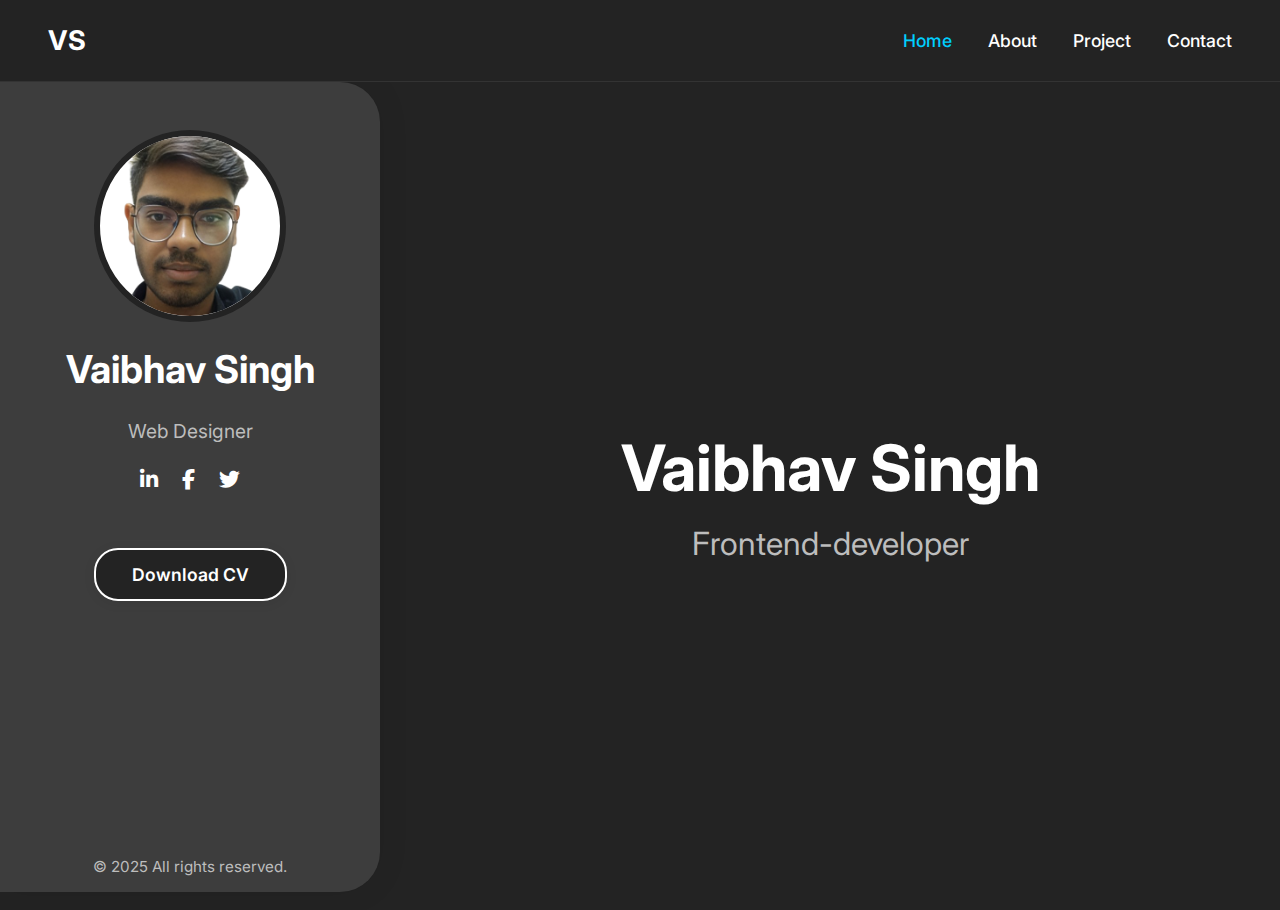
<file: index.html>
<!DOCTYPE html>
<html lang="en">
<head>
  <meta charset="UTF-8">
  <meta name="viewport" content="width=device-width, initial-scale=1.0">
  <title>Vaibhav Singh - Frontend Developer</title>
  <link rel="stylesheet" href="styles.css">
  <link rel="stylesheet" href="https://cdnjs.cloudflare.com/ajax/libs/font-awesome/6.4.0/css/all.min.css">
</head>
<body>
  <nav class="navbar">
    <div class="nav-logo">VS</div>
    <button class="hamburger" aria-label="Open menu">
      <span></span>
      <span></span>
      <span></span>
    </button>
    <ul class="nav-links">
      <li><a href="index.html" class="active">Home</a></li>
      <li><a href="About.html">About</a></li>
      <li><a href="Project.html">Project</a></li>
      <li><a href="Contact.html" >Contact</a></li>
    </ul>
  </nav>
  <div class="container">
    <aside class="profile-card">
      <img src="my-photo.png" alt="Profile Photo" class="avatar">
      <h2>Vaibhav Singh</h2>
      <p class="title">Web Designer</p>
      <div class="social-links">
        <a href="#"><i class="fab fa-linkedin-in"></i></a>
        <a href="#"><i class="fab fa-facebook-f"></i></a>
        <a href="#"><i class="fab fa-twitter"></i></a>
      </div>
      <a href="#" class="download-btn">Download CV</a>
      <footer>&copy; 2025 All rights reserved.</footer>
    </aside>
    <main class="main-content">
      <h1>Vaibhav Singh</h1>
      <p class="subtitle">Frontend-developer</p>
    </main>
  </div>
  <script>
    // Hamburger menu toggle
    const hamburger = document.querySelector('.hamburger');
    const navLinks = document.querySelector('.nav-links');
    hamburger.addEventListener('click', () => {
      hamburger.classList.toggle('active');
      navLinks.classList.toggle('active');
    });
  </script>
</body>
</html>
</file>
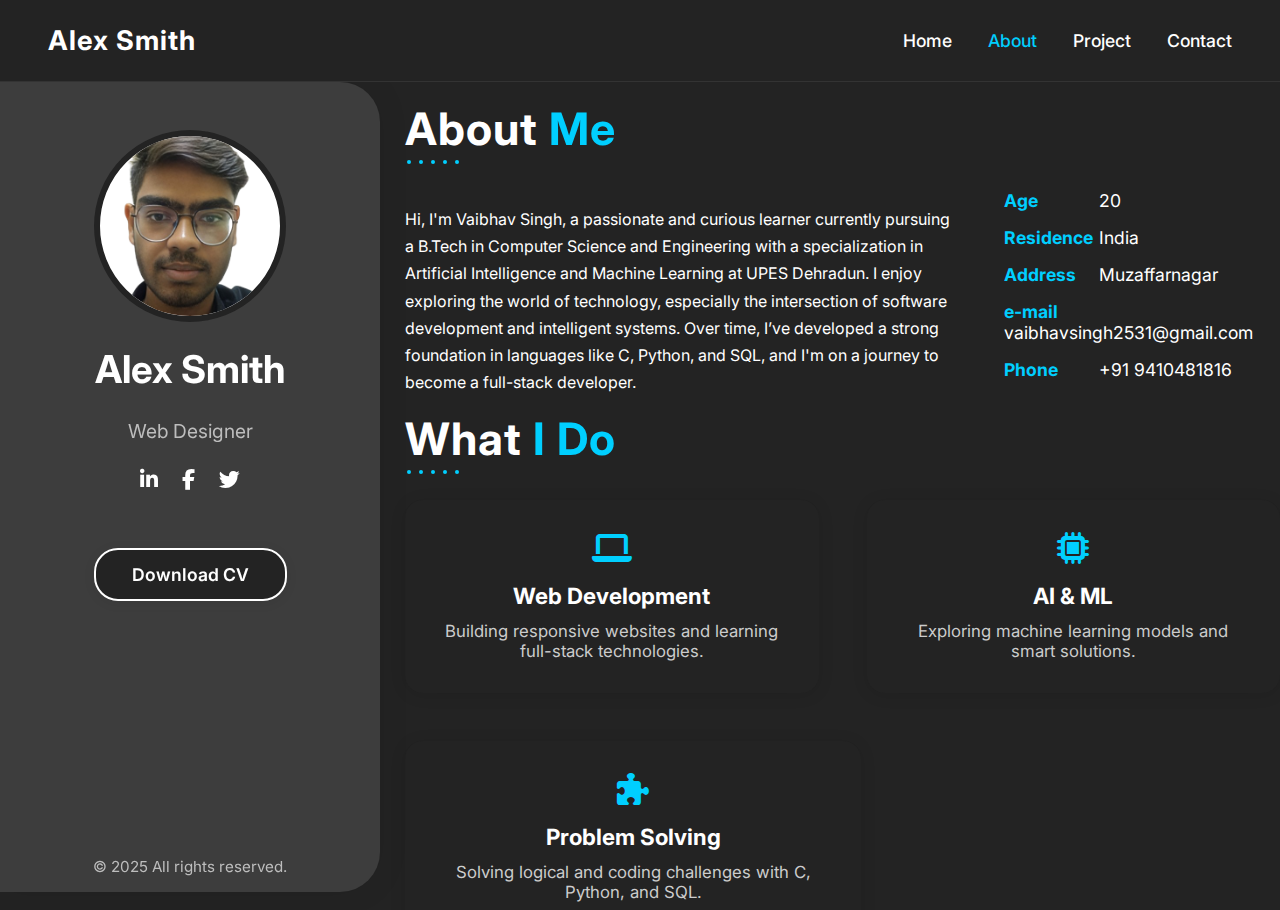
<file: About.html>
<!DOCTYPE html>
<html lang="en">

<head>
    <meta charset="UTF-8">
    <meta name="viewport" content="width=device-width, initial-scale=1.0">
    <title>About - Alex Smith</title>
    <link rel="stylesheet" href="styles.css">
    <link rel="stylesheet" href="https://cdnjs.cloudflare.com/ajax/libs/font-awesome/6.4.0/css/all.min.css">
</head>

<body>
    <nav class="navbar">
        <div class="nav-logo">Alex Smith</div>
        <button class="hamburger" aria-label="Open menu">
            <span></span>
            <span></span>
            <span></span>
        </button>
        <ul class="nav-links">
            <li><a href="index.html">Home</a></li>
            <li><a href="About.html" class="active">About</a></li>
            <li><a href="Project.html">Project</a></li>
            <li><a href="Contact.html">Contact</a></li>
        </ul>
    </nav>
    <div class="container">
        <aside class="profile-card about-profile-card">
            <img src="my-photo.png" alt="Profile Photo" class="avatar">
            <h2>Alex Smith</h2>
            <p class="title">Web Designer</p>
            <div class="social-links">
                <a href="#"><i class="fab fa-linkedin-in"></i></a>
                <a href="#"><i class="fab fa-facebook-f"></i></a>
                <a href="#"><i class="fab fa-twitter"></i></a>
            </div>
            <a href="#" class="download-btn">Download CV</a>
            <footer>&copy; 2025 All rights reserved.</footer>
        </aside>
        <main class="about-main-content">
            <section class="about-section">
                <h1 class="about-title">About <span class="highlight">Me</span></h1>
                <div class="about-flex">
                    <div class="about-desc">
                        <p>
                            Hi, I'm Vaibhav Singh, a passionate and curious learner currently pursuing a B.Tech in
                            Computer Science and Engineering with a specialization in Artificial Intelligence and
                            Machine Learning at UPES Dehradun.

                            I enjoy exploring the world of technology, especially the intersection of software
                            development and intelligent systems. Over time, I’ve developed a strong foundation in
                            languages like C, Python, and SQL, and I'm on a journey to become a full-stack developer.
                        </p>
                    </div>
                    <ul class="about-info">
                        <li><span>Age</span> 20</li>
                        <li><span>Residence</span> India</li>
                        <li><span>Address</span> Muzaffarnagar</li>
                        <li><span>e-mail</span>vaibhavsingh2531@gmail.com</li>
                        <li><span>Phone</span> +91 9410481816</li>
                    </ul>
                </div>
            </section>
            <section class="whatido-section">
                <h2 class="whatido-title">What <span class="highlight">I Do</span></h2>
                <div class="whatido-flex">
                    <div class="whatido-card">
                        <i class="fas fa-laptop fa-2x"></i>
                        <h3>Web Development</h3>
                        <p>Building responsive websites and learning full-stack technologies.</p>
                    </div>
                    <div class="whatido-card">
                        <i class="fas fa-microchip fa-2x"></i>
                        <h3>AI & ML</h3>
                        <p>Exploring machine learning models and smart solutions.</p>
                    </div>
                    <div class="whatido-card">
                        <i class="fas fa-puzzle-piece fa-2x"></i>
                        <h3>Problem Solving</h3>
                        <p>Solving logical and coding challenges with C, Python, and SQL.</p>
                    </div>
                </div>
            </section>
        </main>
    </div>
    <script>
        // Hamburger menu toggle
        const hamburger = document.querySelector('.hamburger');
        const navLinks = document.querySelector('.nav-links');
        hamburger.addEventListener('click', () => {
            hamburger.classList.toggle('active');
            navLinks.classList.toggle('active');
        });
    </script>
</body>

</html>
</file>
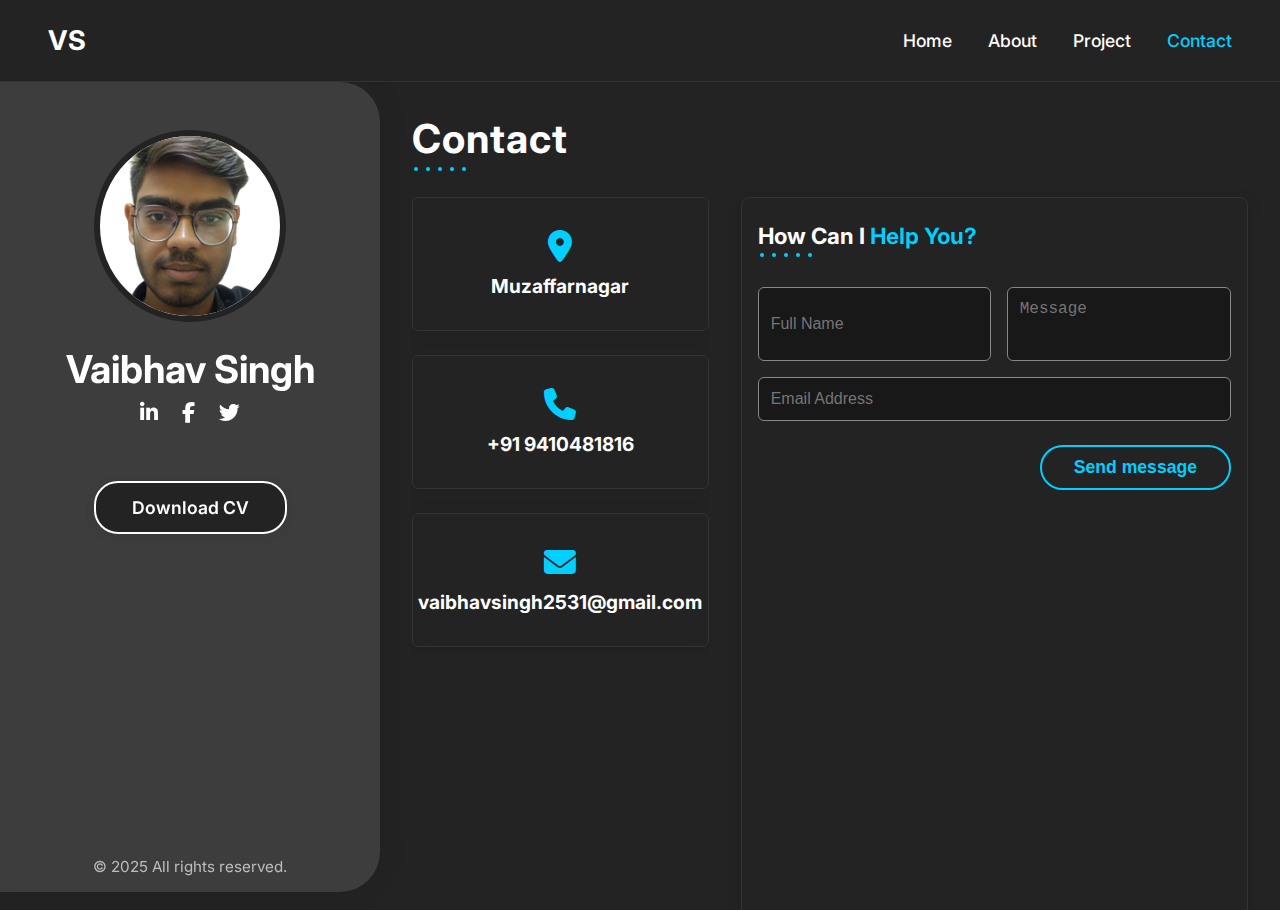
<file: Contact.html>
<!DOCTYPE html>
<html lang="en">
<head>
  <meta charset="UTF-8">
  <meta name="viewport" content="width=device-width, initial-scale=1.0">
  <title>Contact - Vaibhav Singh</title>
  <link rel="stylesheet" href="styles.css">
  <link rel="stylesheet" href="https://cdnjs.cloudflare.com/ajax/libs/font-awesome/6.4.0/css/all.min.css">
</head>
<body>
  <nav class="navbar">
    <div class="nav-logo">VS</div>
    <button class="hamburger" aria-label="Open menu">
      <span></span>
      <span></span>
      <span></span>
    </button>
    <ul class="nav-links">
      <li><a href="index.html">Home</a></li>
      <li><a href="About.html">About</a></li>
      <li><a href="Project.html" >Project</a></li>
      <li><a href="Contact.html" class="active">Contact</a></li>
    </ul>
  </nav>
  <div class="container">
    <aside class="profile-card about-profile-card">
      <img src="my-photo.png" alt="Profile Photo" class="avatar">
      <h2>Vaibhav Singh</h2>
      <!-- <p class="title">Web Designer</p> -->
      <div class="social-links">
        <a href="#"><i class="fab fa-linkedin-in"></i></a>
        <a href="#"><i class="fab fa-facebook-f"></i></a>
        <a href="#"><i class="fab fa-twitter"></i></a>
      </div>
      <a href="#" class="download-btn">Download CV</a>
      <footer>&copy; 2025 All rights reserved.</footer>
    </aside>
    <main class="contact-main-content">
      <h1 class="contact-title">Contact <span class="highlight"></span></h1>
      <div class="contact-flex">
        <div class="contact-info">
          <div class="contact-info-box">
            <i class="fas fa-map-marker-alt"></i>
            <div>Muzaffarnagar</div>
          </div>
          <div class="contact-info-box">
            <i class="fas fa-phone"></i>
            <div>+91 9410481816</div>
          </div>
          <div class="contact-info-box">
            <i class="fas fa-envelope"></i>
            <div>vaibhavsingh2531@gmail.com</div>
          </div>
        </div>
        <form class="contact-form" id="contactForm">
          <h2>How Can I <span class="highlight">Help You?</span></h2>
          <div class="form-row">
            <input type="text" placeholder="Full Name" required>
            <textarea placeholder="Message" required></textarea>
          </div>
          <div class="form-row">
            <input type="email" placeholder="Email Address" required>
          </div>

          <button type="submit" class="send-btn">Send message</button>
          <div id="form-message" class="form-message"></div>
        </form>
      </div>
    </main>
  </div>
  <script>
    // Hamburger menu toggle
    const hamburger = document.querySelector('.hamburger');
    const navLinks = document.querySelector('.nav-links');
    hamburger.addEventListener('click', () => {
      hamburger.classList.toggle('active');
      navLinks.classList.toggle('active');
    });

    // Show message on send
    document.getElementById('contactForm').addEventListener('submit', function(e) {
      e.preventDefault();
      const msg = document.getElementById('form-message');
      msg.textContent = 'Thank you for contacting me! I will get back to you soon.';
      msg.style.display = 'block';
      setTimeout(() => { msg.style.display = 'none'; }, 4000);
      this.reset();
    });
  </script>
</body>
</html>
</file>
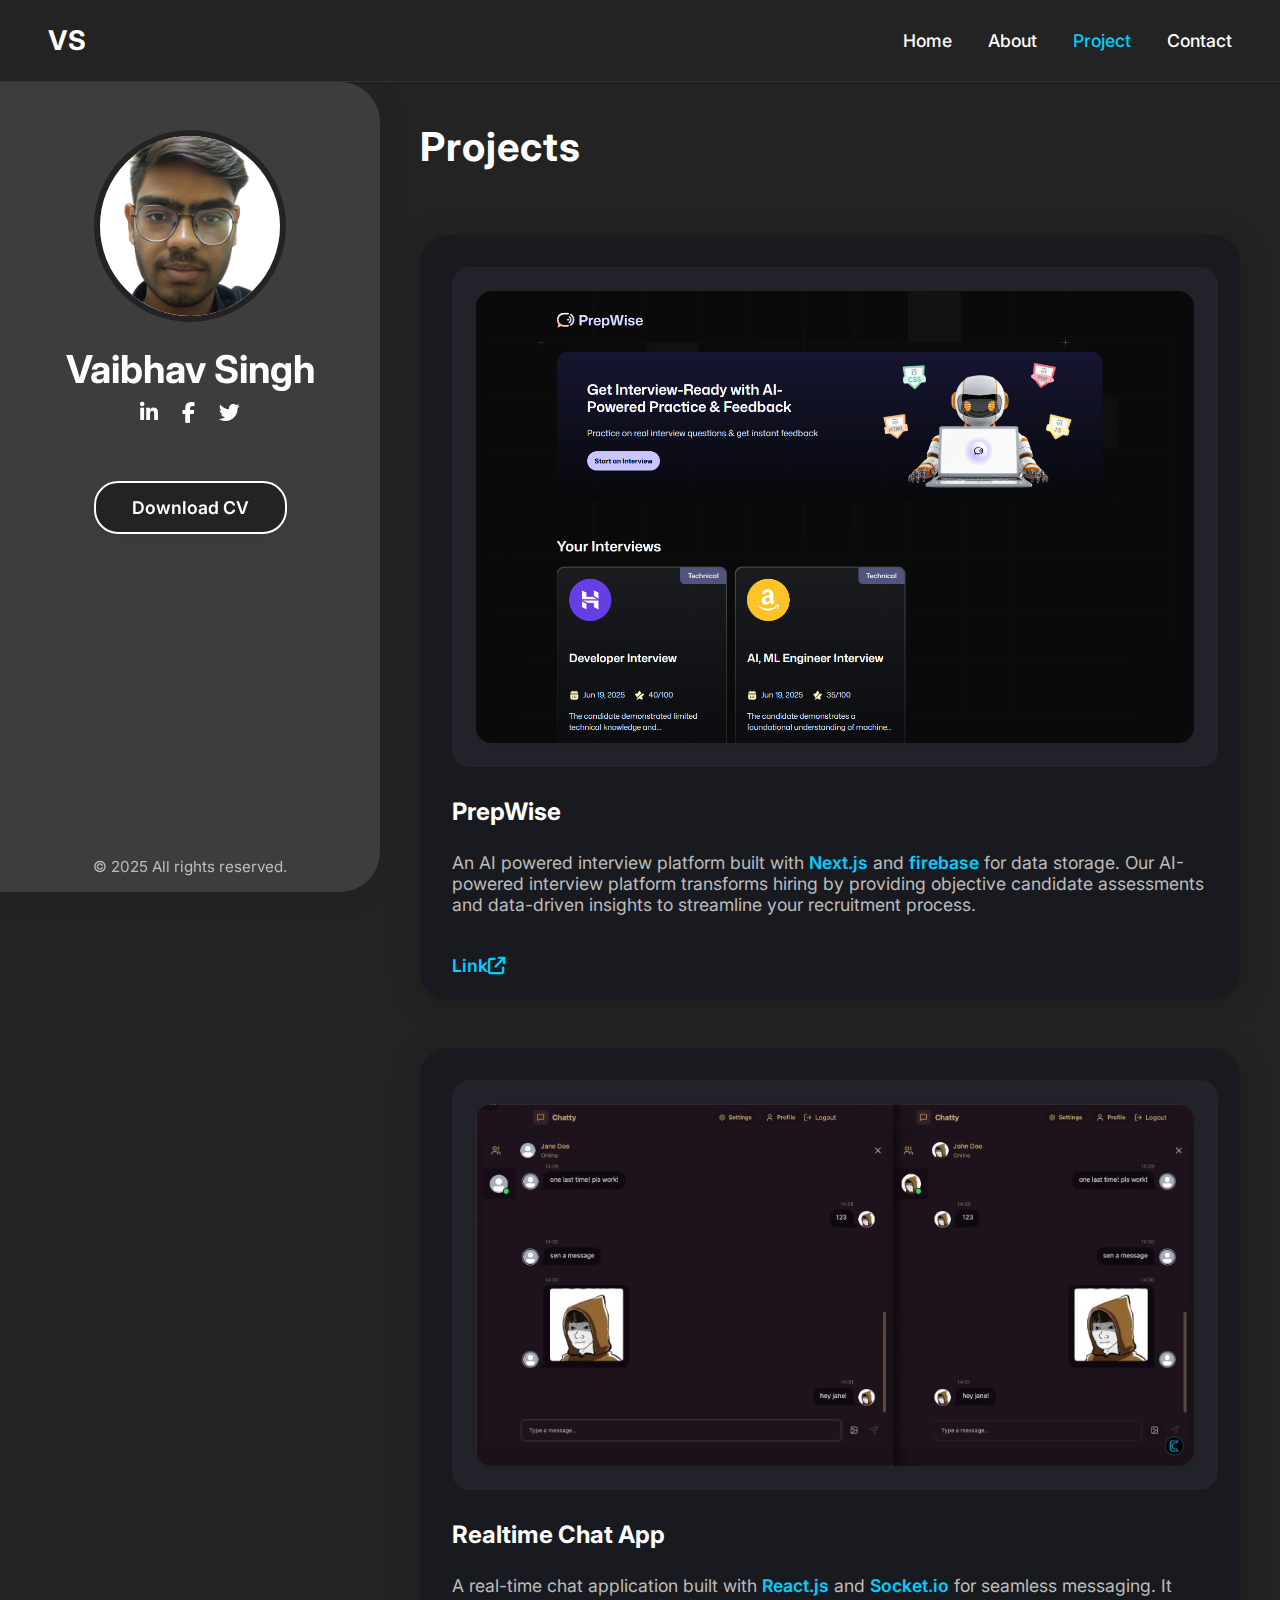
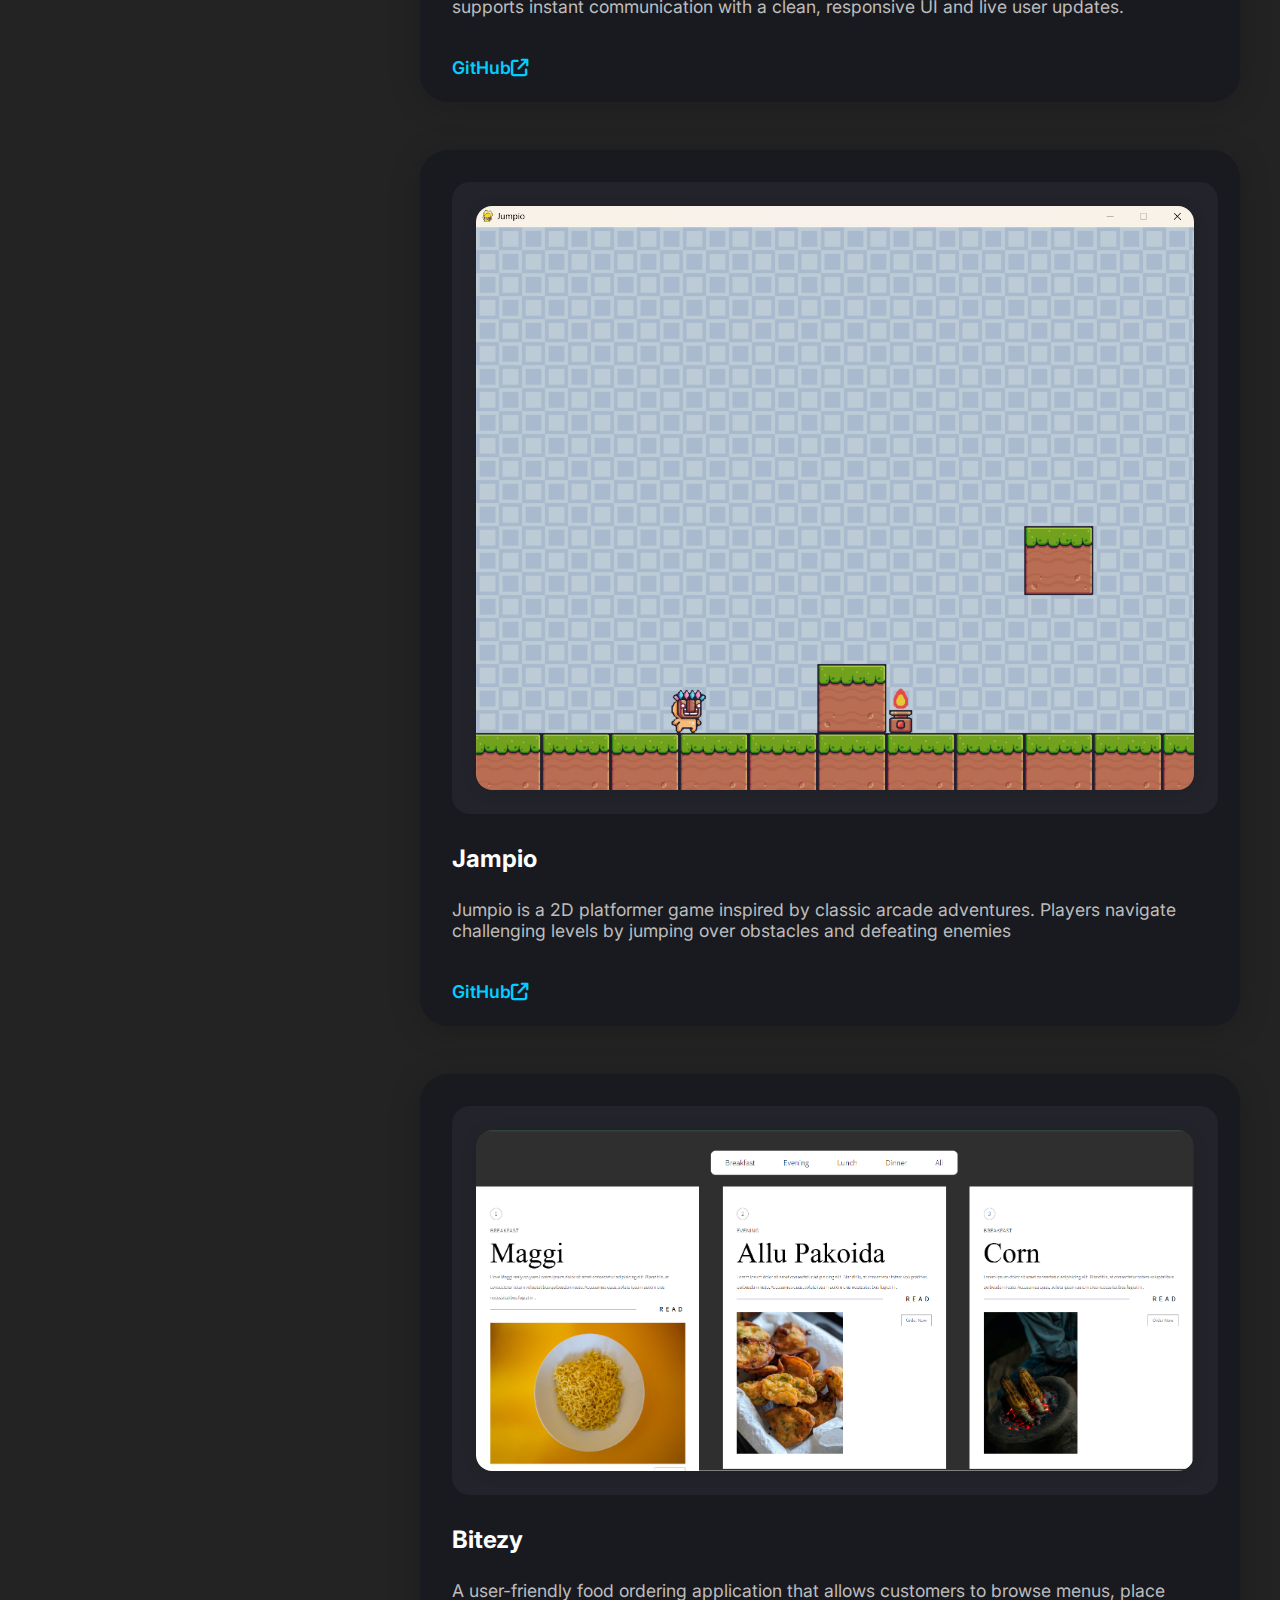
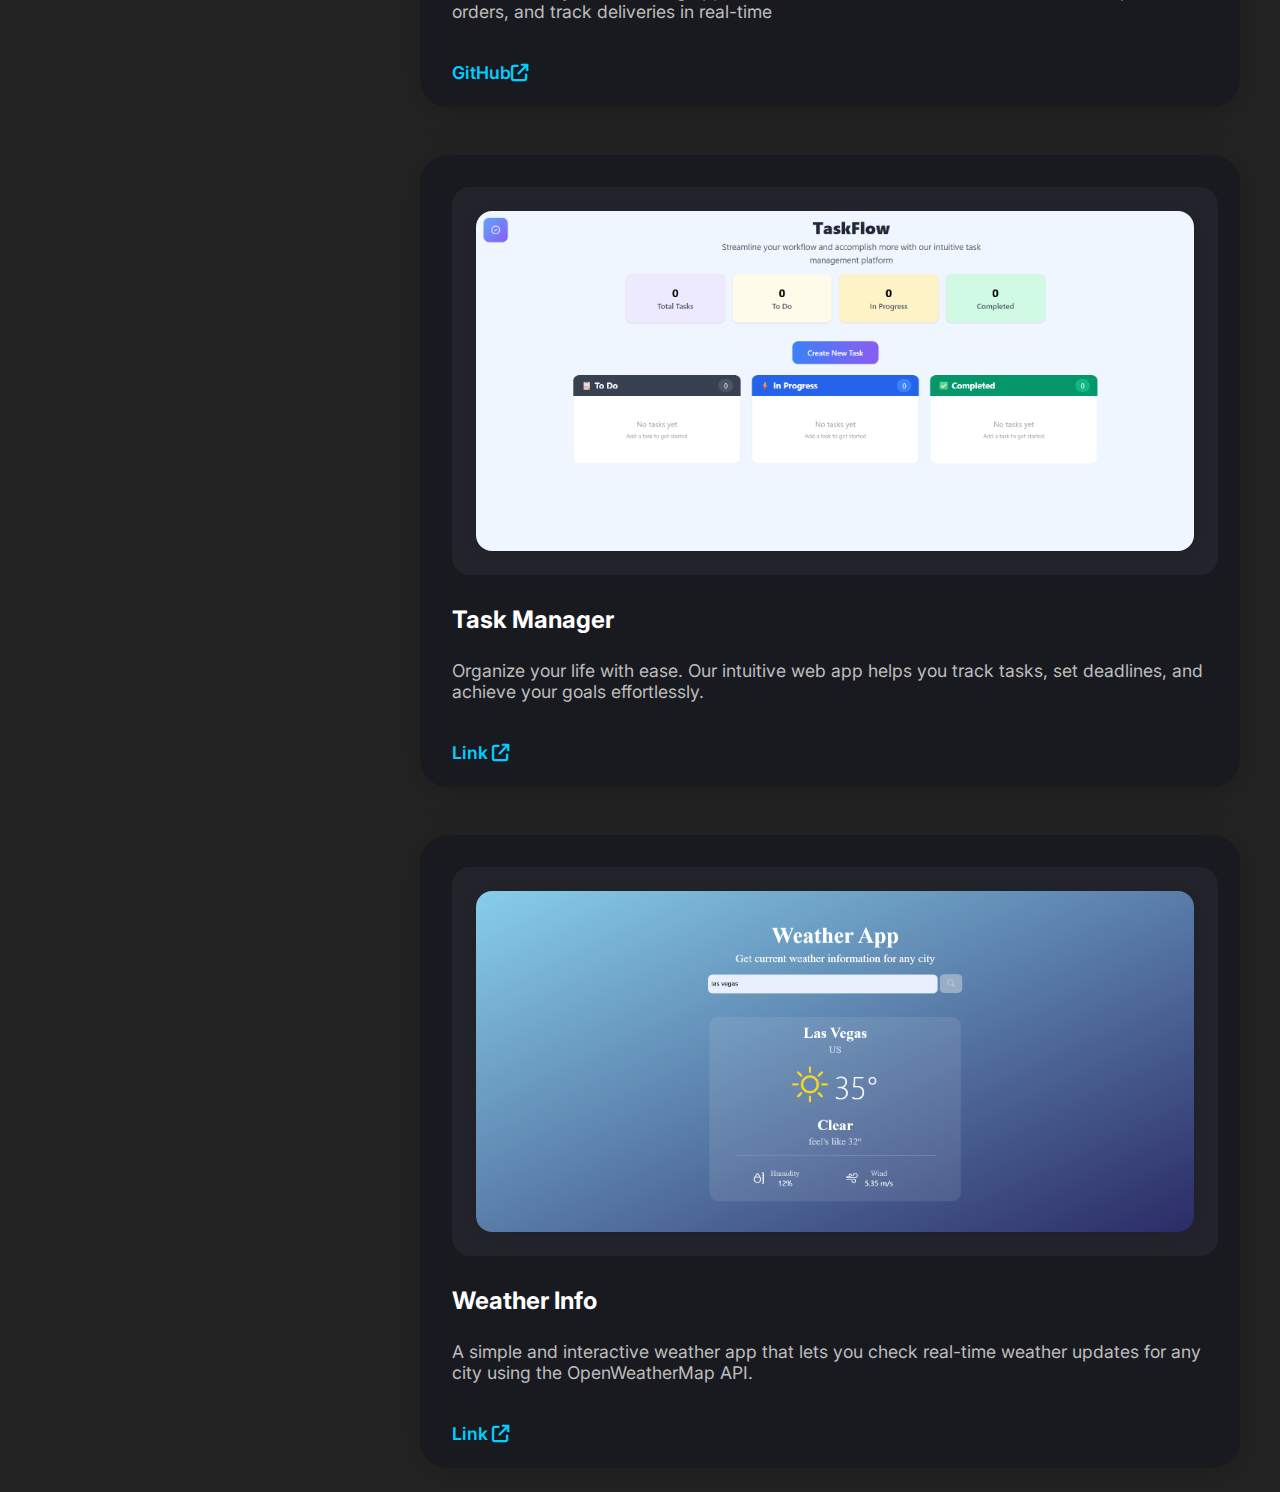
<file: Project.html>
<!DOCTYPE html>
<html lang="en">

<head>
    <meta charset="UTF-8">
    <meta name="viewport" content="width=device-width, initial-scale=1.0">
    <title>Projects - Vaibhav Singh</title>
    <link rel="stylesheet" href="styles.css">
    <link rel="stylesheet" href="https://cdnjs.cloudflare.com/ajax/libs/font-awesome/6.4.0/css/all.min.css">
</head>

<body class="project-page">
    <nav class="navbar">
        <div class="nav-logo">VS</div>
        <button class="hamburger" aria-label="Open menu">
            <span></span>
            <span></span>
            <span></span>
        </button>
        <ul class="nav-links">
            <li><a href="index.html">Home</a></li>
            <li><a href="About.html">About</a></li>
            <li><a href="Project.html" class="active">Project</a></li>
            <li><a href="Contact.html">Contact</a></li>
        </ul>
    </nav>
    <div class="container project-container">
        <aside class="profile-card project-profile-card">
            <img src="images/my-photo.png" alt="Profile Photo" class="avatar">
            <h2>Vaibhav Singh</h2>
            <!-- <p class="title">Web Designer</p> -->
            <div class="social-links">
                <a href="#"><i class="fab fa-linkedin-in"></i></a>
                <a href="#"><i class="fab fa-facebook-f"></i></a>
                <a href="#"><i class="fab fa-twitter"></i></a>
            </div>
            <a href="#" class="download-btn">Download CV</a>
            <footer>&copy; 2025 All rights reserved.</footer>
        </aside>
        <main class="projects-main-content">
            <div class="projects-title">Projects</div>
            <div class="projects-list">
                <!-- Project Card 6 -->
                <div class="project-card">
                    <div class="project-card-header">
                        <div class="project-card-image-wrap">
                            <img src="images/project6.png" alt="AIMug Project Screenshot" class="project-card-image">
                        </div>
                        <div class="project-card-title">PrepWise</div>
                        <!-- <div class="project-card-meta">Product Design | Application</div> -->
                        <div class="project-card-desc">
                             An AI powered interview platform built with <span
                                style="color:#00cfff;font-weight:600;">Next.js</span> and <span
                                style="color:#00cfff;font-weight:600;">firebase</span> for data storage.
                                Our AI-powered interview platform transforms hiring by providing objective candidate assessments and data-driven insights to streamline your recruitment process.
                            <!-- Unlock <span style="color:#ff9900;font-weight:600;">10X</span> Faster &amp; More Responsive <span style="color:#00cfff;font-weight:600;">AI-Powered Copywriting Tool</span>. Start writing free or book a demo. Rated 4.8+ by 1,000+ users. -->
                        </div>
                    </div>
                    <div class="project-card-footer">
                        <a href="https://prep-wise-alpha.vercel.app/" class="project-card-link"
                            target="_blank">Link<i class="fas fa-arrow-up-right-from-square"></i></a>
                    </div>
                </div>
                <!-- Project Card 1 -->
                <div class="project-card">
                    <div class="project-card-header">
                        <div class="project-card-image-wrap">
                            <img src="images/project1.png" alt="AIMug Project Screenshot" class="project-card-image">
                        </div>
                        <div class="project-card-title">Realtime Chat App</div>
                        <!-- <div class="project-card-meta">Product Design | Application</div> -->
                        <div class="project-card-desc">
                            A real-time chat application built with <span
                                style="color:#00cfff;font-weight:600;">React.js</span> and <span
                                style="color:#00cfff;font-weight:600;">Socket.io</span> for seamless messaging.
                            It supports instant communication with a clean, responsive UI and live user updates.
                            <!-- Unlock <span style="color:#ff9900;font-weight:600;">10X</span> Faster &amp; More Responsive <span style="color:#00cfff;font-weight:600;">AI-Powered Copywriting Tool</span>. Start writing free or book a demo. Rated 4.8+ by 1,000+ users. -->
                        </div>
                    </div>
                    <div class="project-card-footer">
                        <a href="https://github.com/Vaibhav-Singh2531/Fullstack-Chat-App" class="project-card-link"
                            target="_blank">GitHub<i class="fas fa-arrow-up-right-from-square"></i></a>
                    </div>
                </div>
                <!-- Project Card 2  -->
                <div class="project-card">
                    <div class="project-card-header">
                        <div class="project-card-image-wrap">
                            <img src="images/project2.png" alt="Jampio" class="project-card-image">
                        </div>
                        <div class="project-card-title">Jampio</div>
                        <!-- <div class="project-card-meta">Product Design | Application</div> -->
                        <div class="project-card-desc">
                            Jumpio is a 2D platformer game inspired by classic arcade adventures.
                            Players navigate challenging levels by jumping over obstacles and defeating enemies
                        </div>
                    </div>
                    <div class="project-card-footer">
                        <a href="https://github.com/Vaibhav-Singh2531/Jumpio" class="project-card-link"
                            target="_blank">GitHub<i class="fas fa-arrow-up-right-from-square"></i></a>
                    </div>
                </div>
                <!-- Project Card 3 -->
                <div class="project-card">
                    <div class="project-card-header">
                        <div class="project-card-image-wrap">
                            <img src="images/project3.png" alt="Jampio" class="project-card-image">
                        </div>
                        <div class="project-card-title">Bitezy</div>
                        <!-- <div class="project-card-meta">Product Design | Application</div> -->
                        <div class="project-card-desc">
                            A user-friendly food ordering application that allows customers to browse menus, place
                            orders, and track deliveries in real-time
                        </div>
                    </div>
                    <div class="project-card-footer">
                        <a href="https://github.com/Vaibhav-Singh2531/Bitezy" class="project-card-link"
                            target="_blank">GitHub<i class="fas fa-arrow-up-right-from-square"></i></a>
                    </div>
                </div>
                <!-- Project Card 4 -->
                <div class="project-card">
                    <div class="project-card-header">
                        <div class="project-card-image-wrap">
                            <img src="images/project4.png" alt="Task Manager" class="project-card-image">
                        </div>
                        <div class="project-card-title">Task Manager</div>
                        <div class="project-card-desc">
                            Organize your life with ease. Our intuitive web app helps you track tasks, set deadlines, and achieve your goals effortlessly.
                        </div>
                    </div>
                    <div class="project-card-footer">
                        <a href="https://vaibhav-singh2531.github.io/Task-Manager/" class="project-card-link"
                            target="_blank">Link <i class="fas fa-arrow-up-right-from-square"></i></a>
                    </div>
                </div>
                <!-- Project Card 5 -->
                <div class="project-card">
                    <div class="project-card-header">
                        <div class="project-card-image-wrap">
                            <img src="images/project5.png" alt="Weather Info" class="project-card-image">
                        </div>
                        <div class="project-card-title">Weather Info</div>
                        <div class="project-card-desc">
                            A simple and interactive weather app that lets you check real-time weather updates for any city using the OpenWeatherMap API.
                        </div>
                    </div>
                    <div class="project-card-footer">
                        <a href="https://vaibhav-singh2531.github.io/Weather-Info/" class="project-card-link"
                            target="_blank">Link <i class="fas fa-arrow-up-right-from-square"></i></a>
                    </div>
                </div>
            </div>
        </main>
    </div>
    <script>
        // Hamburger menu toggle
        const hamburger = document.querySelector('.hamburger');
        const navLinks = document.querySelector('.nav-links');
        hamburger.addEventListener('click', () => {
            hamburger.classList.toggle('active');
            navLinks.classList.toggle('active');
        });
    </script>
</body>

</html>
</file>
<file: styles.css>
@import url('https://fonts.googleapis.com/css2?family=Inter:wght@400;700&display=swap');

html, body {
  height: 100%;
  min-height: 100%;
}

body {
  margin: 0;
  padding: 0;
  font-family: 'Inter', Arial, sans-serif;
  background: #232323;
  color: #fff;
  min-height: 100vh;
  height: 100vh;
  box-sizing: border-box;
  overflow: hidden;
}

.navbar {
  width: 100%;
  background: #232323;
  display: flex;
  align-items: center;
  justify-content: space-between;
  padding: 24px 48px;
  box-sizing: border-box;
  border-bottom: 1px solid #333;
  position: sticky;
  top: 0;
  z-index: 100;
  min-height: 72px;
}

.nav-logo {
  font-size: 1.7rem;
  font-weight: 700;
  letter-spacing: 1px;
}

.nav-links {
  list-style: none;
  display: flex;
  gap: 36px;
  margin: 0;
  padding: 0;
  transition: right 0.3s;
}

.nav-links li a {
  color: #fff;
  text-decoration: none;
  font-size: 1.1rem;
  font-weight: 500;
  transition: color 0.2s;
}

.nav-links li a.active,
.nav-links li a:hover {
  color: #00cfff;
}

.hamburger {
  display: none;
  flex-direction: column;
  justify-content: center;
  width: 36px;
  height: 36px;
  background: none;
  border: none;
  cursor: pointer;
  z-index: 1001;
  margin-left: 12px;
}

.hamburger span {
  display: block;
  height: 4px;
  width: 100%;
  background: #fff;
  margin: 5px 0;
  border-radius: 2px;
  transition: 0.3s;
}

.hamburger.active span:nth-child(1) {
  transform: translateY(9px) rotate(45deg);
}
.hamburger.active span:nth-child(2) {
  opacity: 0;
}
.hamburger.active span:nth-child(3) {
  transform: translateY(-9px) rotate(-45deg);
}

.container {
  display: flex;
  height: calc(100vh - 72px);
  min-height: 0;
  background: #232323;
  overflow: hidden;
}

.profile-card {
  background: #3d3d3d;
  width: 380px;
  min-width: 280px;
  max-width: 100%;
  display: flex;
  flex-direction: column;
  align-items: center;
  padding: 48px 24px 32px 24px;
  box-sizing: border-box;
  border-radius: 0 40px 40px 0;
  box-shadow: 0 0 32px rgba(0,0,0,0.08);
  position: sticky;
  height: 90vh;
  min-height: 90vh;
  top: 0;
  align-self: flex-start;
}

.avatar {
  width: 180px;
  height: 180px;
  border-radius: 50%;
  object-fit: cover;
  border: 6px solid #232323;
  background: #fff;
  margin-bottom: 24px;
}

.profile-card h2 {
  margin: 0 0 8px 0;
  font-size: 2.4rem;
  font-weight: 700;
}

.profile-card .title {
  color: #bdbdbd;
  font-size: 1.2rem;
  margin-bottom: 24px;
}

.social-links {
  display: flex;
  gap: 24px;
  margin-bottom: 32px;
}

.social-links a {
  color: #fff;
  font-size: 1.3rem;
  transition: color 0.2s;
}

.social-links a:hover {
  color: #00cfff;
}

.download-btn {
  display: inline-block;
  margin: 24px 0 0 0;
  padding: 14px 36px;
  background: #232323;
  color: #fff;
  border-radius: 24px;
  border: 2px solid #fff;
  font-size: 1.1rem;
  font-weight: 600;
  text-decoration: none;
  transition: background 0.2s, color 0.2s, border 0.2s;
  box-shadow: 0 2px 12px rgba(0,0,0,0.08);
}

.download-btn:hover {
  background: #00cfff;
  color: #232323;
  border: 2px solid #00cfff;
}

.profile-card footer {
  position: absolute;
  bottom: 16px;
  left: 0;
  width: 100%;
  text-align: center;
  color: #bdbdbd;
  font-size: 0.95rem;
}

.main-content, .about-main-content {
  flex: 1;
  display: flex;
  flex-direction: column;
  justify-content: center;
  align-items: center;
  background: #232323;
  height: 100%;
  min-height: 0;
  overflow-y: auto;
}

.main-content h1 {
  font-size: 4rem;
  font-weight: 700;
  margin: 0 0 18px 0;
  color: #fff;
}

.main-content .subtitle {
  font-size: 2rem;
  color: #bdbdbd;
  font-weight: 400;
  margin: 0;
}

/* About Page Styles */
.about-main-content {
  align-items: flex-start;
  padding: 20px 0px 32px 25px;
  background: #232323;
  color: #fff;
  display: flex;
  flex-direction: column;
  justify-content: flex-start;
  overflow-y: auto;
}

.about-section {
  margin-bottom: 0px;
}

.about-title, .whatido-title {
  font-size: 2.8rem;
  font-weight: 700;
  margin-bottom: 24px;
  margin-top: 0;
  letter-spacing: 1px;
}

.highlight {
  color: #00cfff;
  position: relative;
}

.highlight::after {
  content: '';
  display: block;
  width: 60px;
  height: 8px;
  background: url('data:image/svg+xml;utf8,<svg width=\"60\" height=\"8\" xmlns=\"http://www.w3.org/2000/svg\"><circle cx=\"4\" cy=\"4\" r=\"2\" fill=\"%2300cfff\"/><circle cx=\"16\" cy=\"4\" r=\"2\" fill=\"%2300cfff\"/><circle cx=\"28\" cy=\"4\" r=\"2\" fill=\"%2300cfff\"/><circle cx=\"40\" cy=\"4\" r=\"2\" fill=\"%2300cfff\"/><circle cx=\"52\" cy=\"4\" r=\"2\" fill=\"%2300cfff\"/></svg>') no-repeat;
  margin-top: 2px;
}

.about-flex {
  display: flex;
  gap: 48px;
  flex-wrap: wrap;
}

.about-desc {
  flex: 2;
  font-size: 1.0rem;
  line-height: 1.7;
}

.about-info {
  flex: 1;
  list-style: none;
  padding: 0;
  margin: 0;
  font-size: 1.1rem;
  display: flex;
  flex-direction: column;
  gap: 16px;
}

.about-info span {
  color: #00cfff;
  font-weight: 700;
  min-width: 90px;
  display: inline-block;
}

.whatido-section {
  margin-top: 0px;
}

.whatido-flex {
  display: flex;
  gap: 48px;
  flex-wrap: wrap;
}

.whatido-card {
  background: #232323;
  border-radius: 18px;
  box-shadow: 0 2px 16px rgba(0,0,0,0.10);
  padding: 32px 28px;
  flex: 1 1 260px;
  min-width: 240px;
  max-width: 400px;
  display: flex;
  flex-direction: column;
  align-items: center;
  color: #fff;
}

.whatido-card i {
  color: #00cfff;
  margin-bottom: 18px;
}

.whatido-card h3 {
  margin: 0 0 12px 0;
  font-size: 1.4rem;
  font-weight: 700;
}

.whatido-card p {
  margin: 0;
  color: #ccc;
  text-align: center;
  font-size: 1.05rem;
}

/* Responsive Styles */
@media (max-width: 1100px) {
  .main-content h1 {
    font-size: 2.7rem;
  }
  .profile-card {
    width: 260px;
    padding: 32px 10px 24px 10px;
  }
  .avatar {
    width: 120px;
    height: 120px;
  }
  .about-main-content {
    padding: 32px 12px 24px 12px;
  }
  .about-title, .whatido-title {
    font-size: 2rem;
  }
  .about-flex, .whatido-flex {
    gap: 24px;
  }
}

@media (max-width: 900px) {
  .container {
    flex-direction: column;
    align-items: center;
    height: calc(100vh - 72px);
    padding-left: 10px;
  }
  .profile-card {
    width: 100%;
    border-radius: 0 0 40px 40px;
    flex-direction: column;
    align-items: center;
    min-width: unset;
    max-width: unset;
    margin-bottom: 24px;
    height: auto;
  }
  .main-content, .about-main-content {
    width: 100%;
    padding: 32px 0;
    align-items: center;
    height: 100%;
  }
  .about-main-content {
    align-items: flex-start;
  }
  .about-flex, .whatido-flex {
    flex-direction: column;
    gap: 24px;
  }
  .about-info {
    font-size: 1rem;
    padding-bottom: 30px;
  }
  .about-profile-card {
    display: none !important;
  }
}

@media (max-width: 700px) {
  .navbar {
    flex-direction: row;
    align-items: center;
    padding: 12px 8px;
    min-height: 56px;
  }
  .nav-links {
    position: fixed;
    top: 0;
    right: -100vw;
    width: 70vw;
    height: 100vh;
    background: #232323;
    flex-direction: column;
    align-items: flex-start;
    gap: 0;
    padding-top: 80px;
    padding-left: 32px;
    transition: right 0.3s;
    box-shadow: -2px 0 16px rgba(0,0,0,0.2);
    z-index: 1000;
  }
  .nav-links.active {
    right: 0;
  }
  .nav-links li {
    margin-bottom: 28px;
  }
  .hamburger {
    display: flex;
  }
  .main-content h1 {
    font-size: 2rem;
  }
  .about-main-content {
    padding: 18px 2vw 12px 2vw;
    align-items: flex-start;
  }
  .about-title, .whatido-title {
    font-size: 1.3rem;
  }
  .profile-card {
    border-radius: 0 0 24px 24px;
    padding: 18px 2px 18px 2px;
  }
  .main-content .subtitle {
    font-size: 1.1rem;
  }
  /* Hide the entire left section on About page */
  .about-profile-card {
    display: none !important;
  }
}

@media (max-width: 500px) {
  .profile-card {
    padding: 10px 2px 10px 2px;
  }
  .main-content .subtitle {
    font-size: 1.1rem;
  }
}




/* Contact Page Styles */
.contact-main-content {
  flex: 1;
  padding: 32px 32px 16px 32px;
  display: flex;
  flex-direction: column;
  height: 100%;
  overflow-y: auto;
}
.contact-title {
  font-size: 2.5rem;
  font-weight: 700;
  margin-bottom: 24px;
  margin-top: 0;
  letter-spacing: 1px;
}
.contact-flex {
  display: flex;
  gap: 32px;
  flex: 1;
  min-height: 0;
}
.contact-info {
  display: flex;
  flex-direction: column;
  gap: 24px;
  flex: 1 1 260px;
  max-width: 320px;
  overflow-y: auto;
  flex-wrap: wrap;
}
.contact-info-box {
  background: #232323;
  border-radius: 6px;
  padding: 32px 0;
  color: #fff;
  font-weight: 700;
  font-size: 1.2rem;
  text-align: center;
  box-shadow: 0 2px 16px rgba(0,0,0,0.10);
  display: flex;
  flex-direction: column;
  align-items: center;
  gap: 12px;
  border: 1px solid #333;
}
.contact-info-box i {
  color: #00cfff;
  font-size: 2rem;
}
.contact-form {
  background: #232323;
  border-radius: 8px;
  padding: 24px 16px 16px 16px;
  box-shadow: 0 2px 16px rgba(0,0,0,0.10);
  display: flex;
  flex-direction: column;
  gap: 16px;
  border: 1px solid #333;
  flex: 2 1 400px;
  min-width: 0;
}
.contact-form h2 {
  font-size: 1.4rem;
  margin: 0 0 12px 0;
  font-weight: 700;
}
.contact-form .form-row {
  display: flex;
  gap: 16px;
  margin-bottom: 0;
}
.contact-form input,
.contact-form textarea {
  flex: 1;
  padding: 12px;
  border-radius: 6px;
  border: 1px solid #888;
  background: #181818;
  color: #fff;
  font-size: 1rem;
  resize: none;
  margin-bottom: 0;
}
.contact-form textarea {
  min-height: 48px;
  max-height: 120px;
}
.contact-form .form-captcha {
  align-items: center;
  gap: 16px;
}
.contact-form label {
  font-size: 1rem;
  color: #fff;
  display: flex;
  align-items: center;
  gap: 8px;
}
.fake-recaptcha {
  display: flex;
  flex-direction: column;
  align-items: center;
  font-size: 0.8rem;
  color: #888;
}
.send-btn {
  margin-top: 8px;
  padding: 10px 32px;
  border-radius: 24px;
  border: 2px solid #00cfff;
  background: transparent;
  color: #00cfff;
  font-size: 1.1rem;
  font-weight: 600;
  cursor: pointer;
  transition: background 0.2s, color 0.2s;
  align-self: flex-end;
  width: auto;
}
.send-btn:hover {
  background: #00cfff;
  color: #232323;
}
.form-message {
  display: none;
  color: #00cfff;
  font-weight: 600;
  margin-top: 10px;
  text-align: right;
}

/* Responsive */
@media (max-width: 1100px) {
  .contact-main-content {
    padding: 16px 4vw 8px 4vw;
  }
  .contact-title {
    font-size: 2rem;
  }
  .contact-flex {
    gap: 16px;
  }
}
@media (max-width: 900px) {
  .contact-flex {
    flex-direction: column;
    gap: 24px;
  }
  .contact-info {
    flex-direction: row;
    max-width: 100%;
    gap: 12px;
    flex-wrap: wrap;
  }
  .contact-info-box {
    flex: 1 1 80px;
    padding: 18px 0;
    font-size: 1rem;
  }
}
@media (max-width: 700px) {
  .contact-main-content {
    padding: 8px 2vw 4px 2vw;
  }
  .contact-title {
    font-size: 1.2rem;
  }
  .contact-info {
    flex-direction: column;
    gap: 8px;
    flex-wrap: wrap;
  }
  .contact-info-box {
    font-size: 0.95rem;
    padding: 12px 0;
  }
  .contact-form .form-row {
    flex-direction: column;
    gap: 8px;
  }
  .send-btn {
    font-size: 1rem;
    padding: 8px 18px;
  }
}














/* Project Page Styles */
.projects-main-content {
  flex: 1;
  padding: 40px 40px 24px 40px;
  background: #232323;
  display: flex;
  flex-direction: column;
  gap: 40px;
}
.projects-title {
  font-size: 2.5rem;
  font-weight: 700;
  margin-bottom: 24px;
  color: #fff;
  letter-spacing: 1px;
}
.projects-list {
  display: flex;
  flex-direction: column;
  gap: 48px;
}
.project-card {
  background: #191a1f;
  border-radius: 28px;
  box-shadow: 0 4px 32px rgba(0,0,0,0.18);
  padding: 32px 32px 24px 32px;
  display: flex;
  flex-direction: column;
  align-items: flex-start;
  gap: 24px;
}
.project-card-header {
  width: 100%;
  display: flex;
  flex-direction: column;
  align-items: flex-start;
  gap: 18px;
}
.project-card-image-wrap {
  background: #23232b;
  border-radius: 18px;
  padding: 24px;
  width: 95%;
  display: flex;
  justify-content: center;
  align-items: center;
  margin-bottom: 12px;
}
.project-card-image {
  width: 100%;
  max-width: 800px;
  border-radius: 16px;
  box-shadow: 0 2px 16px rgba(0,0,0,0.10);
  background: #181818;
  object-fit: cover;
}
.project-card-title {
  font-size: 1.5rem;
  font-weight: 700;
  color: #fff;
  margin: 0 0 8px 0;
}
.project-card-desc {
  color: #bdbdbd;
  font-size: 1.1rem;
  margin-bottom: 8px;
}
.project-card-meta {
  color: #7ad1f8;
  font-size: 1rem;
  margin-bottom: 8px;
}
.project-card-footer {
  width: 100%;
  display: flex;
  justify-content: space-between;
  align-items: center;
  margin-top: 8px;
}
.project-card-link {
  color: #00cfff;
  font-weight: 600;
  text-decoration: none;
  font-size: 1.1rem;
  transition: color 0.2s;
}
.project-card-link:hover {
  color: #ff9900;
}
.project-card-rating {
  display: flex;
  align-items: center;
  gap: 6px;
  color: #ff9900;
  font-size: 1.1rem;
  font-weight: 600;
}
.project-card-rating i {
  color: #ff9900;
}
@media (max-width: 1100px) {
  .projects-main-content {
    padding: 24px 8px 12px 8px;
  }
  .project-card-image-wrap {
    padding: 8px;
  }
}
@media (max-width: 900px) {
  .projects-main-content {
    padding: 16px 2vw 8px 2vw;
  }
  .project-card {
    padding: 18px 8px 12px 8px;
  }
}
@media (max-width: 700px) {
  .projects-main-content {
    padding: 8px 0 4px 0;
  }
  .projects-title {
    font-size: 1.3rem;
  }
  .project-card-title {
    font-size: 1.1rem;
  }
  .project-card-image {
    max-width: 100%;
  }
  .profile-card.project-profile-card {
    display: none !important;
  }
}







/* --- Project Page: Allow Scrolling --- */
body.project-page,
html.project-page {
  height: auto !important;
  min-height: 0 !important;
  overflow: auto !important;
}
.container.project-container {
  height: auto !important;
  min-height: 0 !important;
  overflow: visible !important;
}
.projects-main-content {
  height: auto !important;
  overflow: visible !important;
}


/* Sticky Navbar */
.navbar {
  position: sticky;
  top: 0;
  z-index: 100;
}

/* Project page: sticky and tall left panel, offset for navbar */
body.project-page .profile-card.project-profile-card {
  height: 90vh !important;
  min-height: 90vh !important;
  position: sticky !important;
  top: 72px; /* Offset by navbar height */
  align-self: flex-start;
}

/* On mobile, hide the left panel */
@media (max-width: 700px) {
  .profile-card.project-profile-card {
    display: none !important;
  }
  body.project-page .profile-card.project-profile-card {
    display: none !important;
  }
  /* If your navbar is shorter on mobile, adjust the offset if needed */
  /* body.project-page .profile-card.project-profile-card { top: 56px; } */
}
</file>
